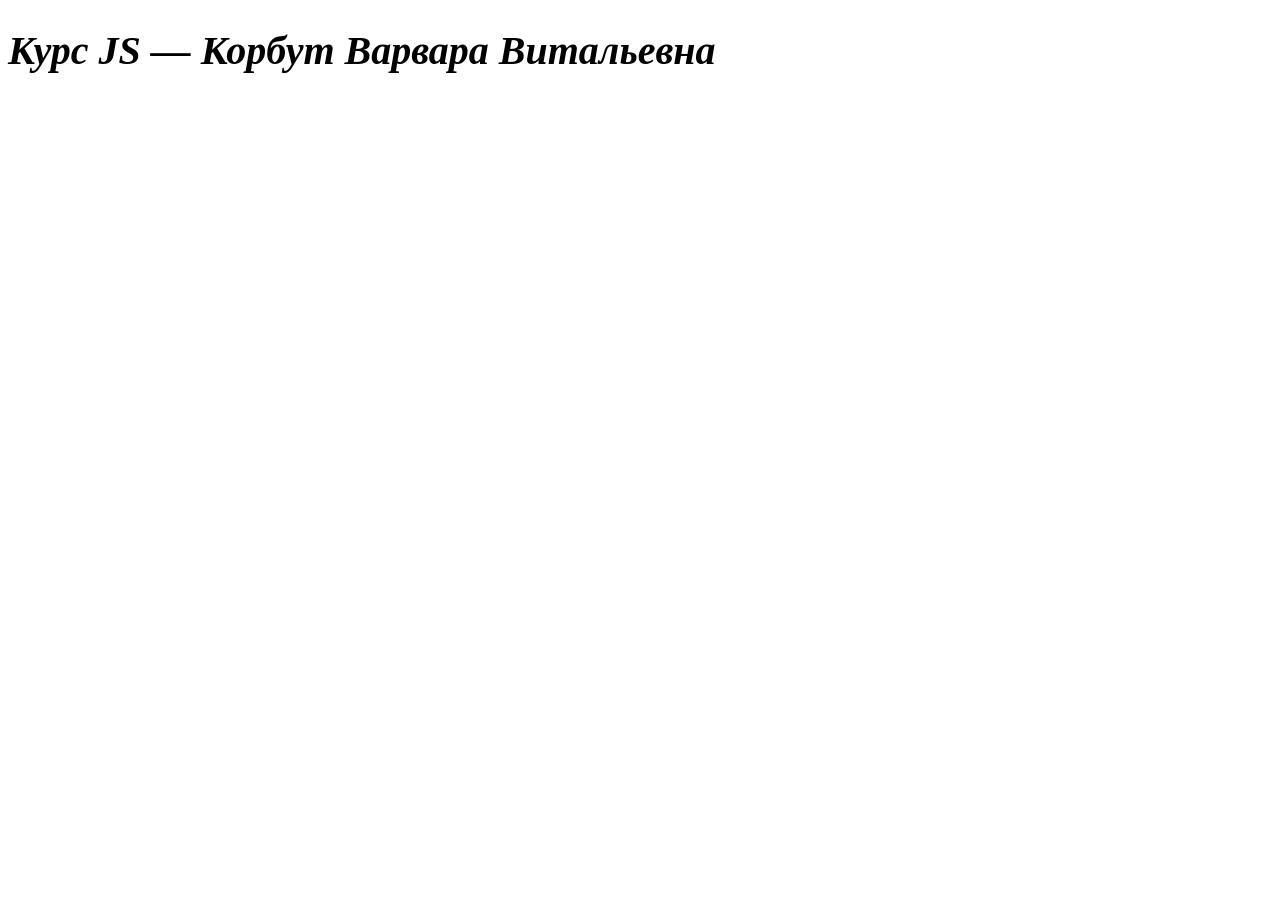
<file: task0/index.html>
<!DOCTYPE html>
<html lang="ru">
<head>
    <meta charset="UTF-8">
    <meta name="viewport" content="width=device-width, initial-scale=1.0">
    <title>Курс JS</title>
    <style>
        h1{
            font-family: 'Georgia', serif;
            font-size: 2.5rem;
            font-style: italic;
        }
    </style>
</head>
<body>
    <h1>Курс JS — Корбут Варвара Витальевна</h1>
</body>
</html>
</file>
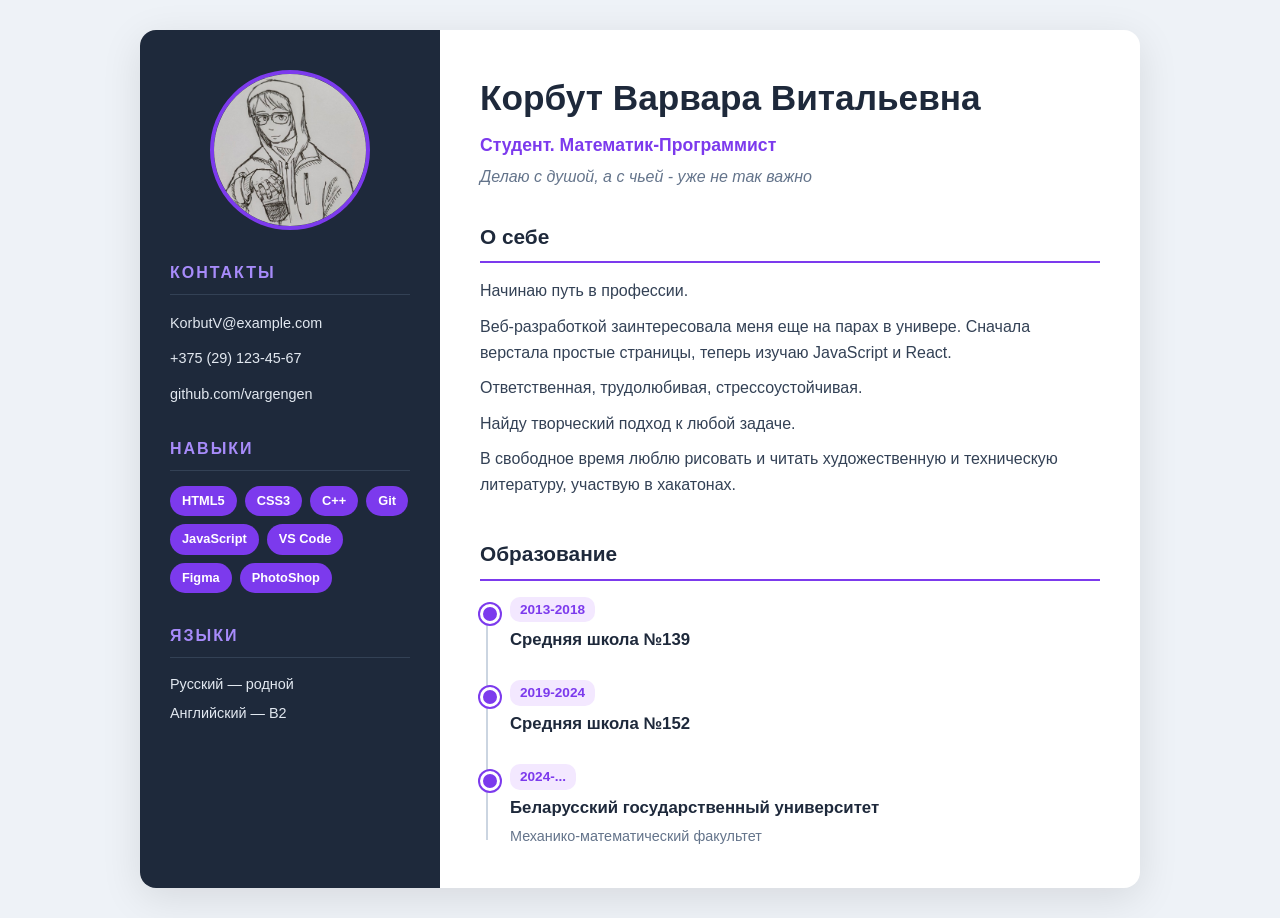
<file: task1/index.html>
<!DOCTYPE html>
<html lang="ru">
<head>
    <meta charset="UTF-8">
    <meta name="viewport" content="width=device-width, initial-scale=1.0">
    <title>Резюме — Корбут Варвары Витальевны</title>
    <link rel="stylesheet" href="style.css">
</head>
<body>

    <div class="resume">

        <!-- ЛЕВАЯ КОЛОНКА -->
        <aside class="sidebar">
            <a href="#full-photo" class="avatar-link">
                <img src="avatar1.jpg" alt="Фото Корбут Варвары" class="avatar">
            </a>

            <section class="sidebar-block">
                <h2>Контакты</h2>
                <ul class="contacts">
                    <li><a href="mailto:KorbutV@example.com">KorbutV@example.com</a></li>
                    <li><a href="tel:+375291234567">+375 (29) 123-45-67</a></li>
                    <li><a href="https://github.com/vargengen" target="_blank">github.com/vargengen</a></li>
                </ul>
            </section>

            <section class="sidebar-block">
                <h2>Навыки</h2>
                <div class="skills-list">
                    <span class="skill">HTML5</span>
                    <span class="skill">CSS3</span>
                    <span class="skill">C++</span>
                    <span class="skill">Git</span>
                    <span class="skill">JavaScript</span>
                    <span class="skill">VS Code</span>
                    <span class="skill">Figma</span>
                    <span class="skill">PhotoShop</span>
                </div>
            </section>

            <section class="sidebar-block">
                <h2>Языки</h2>
                <ul class="languages">
                    <li>Русский — родной</li>
                    <li>Английский — B2</li>
                </ul>
            </section>
        </aside>

        <!-- ПРАВАЯ КОЛОНКА -->
        <main class="main-content">

            <header class="header">
                <h1>Корбут Варвара Витальевна</h1>
                <p class="position">Студент. Математик-Программист</p>
                <p class="slogan">Делаю с душой, а с чьей - уже не так важно</p>
            </header>

            <section class="section" id="about">
                <h2>О себе</h2>
                <article>
                    <p>Начинаю путь в профессии.</p>
                    <p>Веб-разработкой заинтересовала меня еще на парах в универе. Сначала верстала простые страницы, теперь изучаю JavaScript и React.</p>
                    <p>Ответственная, трудолюбивая, стрессоустойчивая.</p>
                    <p>Найду творческий подход к любой задаче.</p>
                    <p>В свободное время люблю рисовать и читать художественную и техническую литературу, участвую в хакатонах.</p>
                </article>
            </section>

            <section class="section" id="education">
                <h2>Образование</h2>
                <ul class="timeline">
                    <li class="timeline-item">
                        <span class="timeline-date">2013-2018</span>
                        <h3>Средняя школа №139</h3>
                    </li>
                    <li class="timeline-item">
                        <span class="timeline-date">2019-2024</span>
                        <h3>Средняя школа №152</h3>
                    </li>
                    <li class="timeline-item">
                        <span class="timeline-date">2024-...</span>
                        <h3>Беларусский государственный университет</h3>
                        <p>Механико-математический факультет</p>
                    </li>
                </ul>
            </section>

        </main>

    </div>
    <div id="full-photo" class="lightbox">
        <a href="#" class="lightbox-close" aria-label="Закрыть">✕</a>
        <img src="avatar1.jpg" alt="Фото Корбут Варвары в полном размере">
    </div>
</body>
</html>
</file>
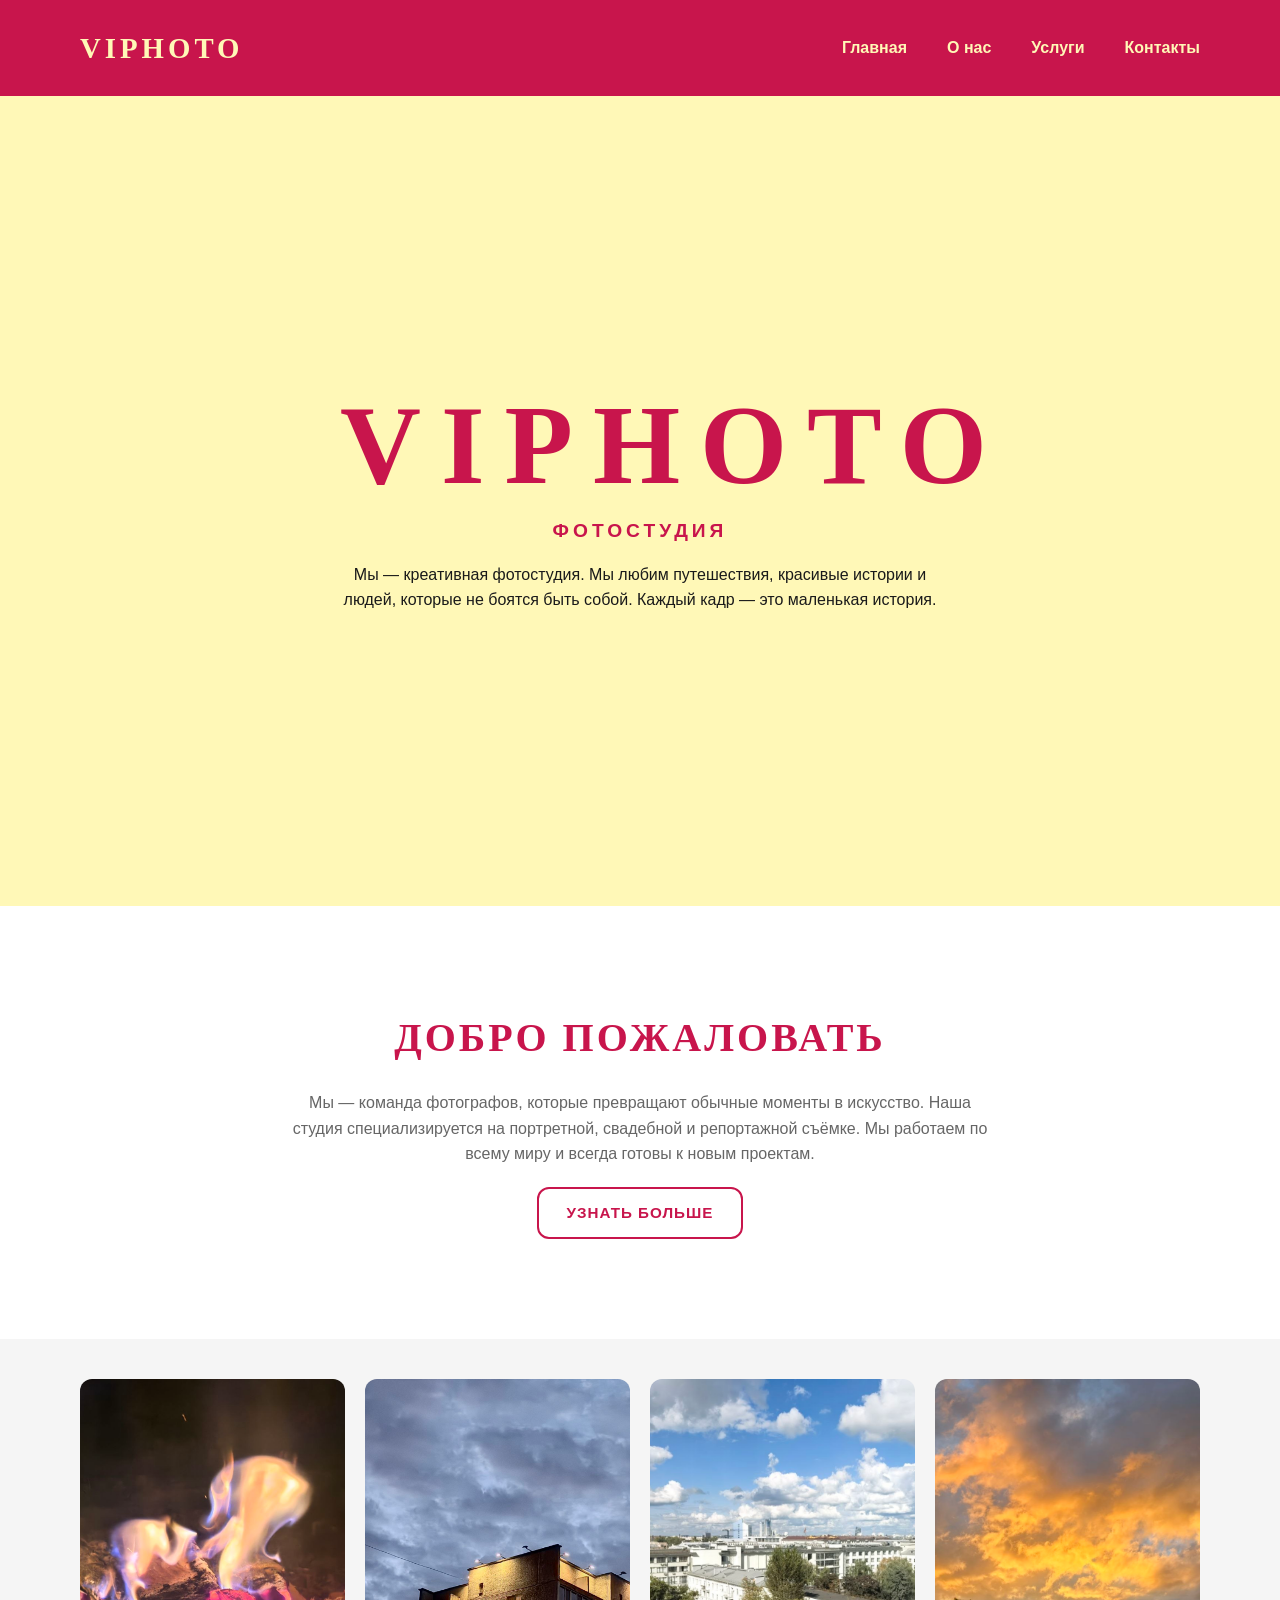
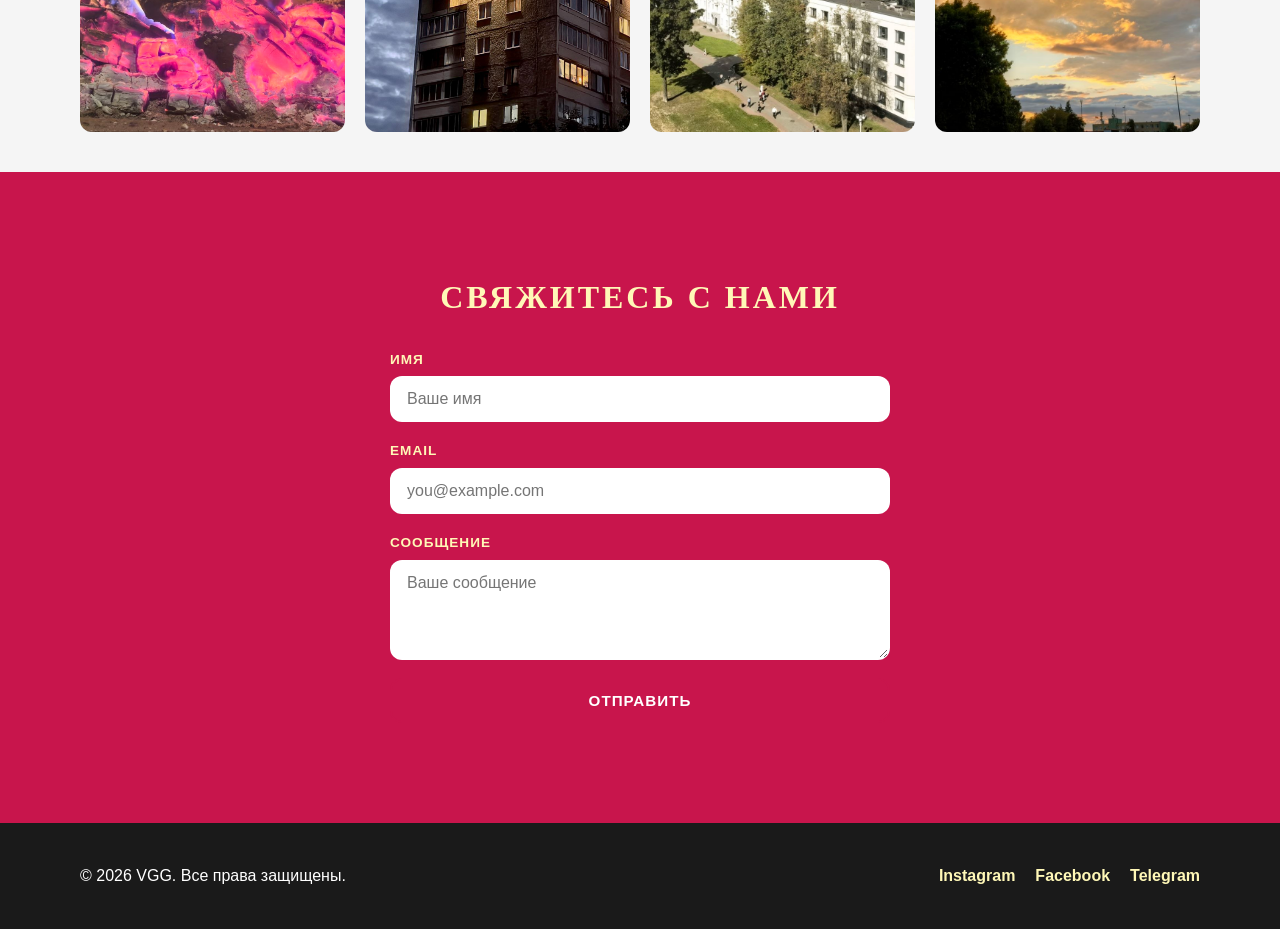
<file: task2/index.html>
<!DOCTYPE html>
<html lang="ru">
<head>
    <meta charset="UTF-8">
    <meta name="viewport" content="width=device-width, initial-scale=1.0">
    <title>VIPHOTO — Фотостудия</title>
    <link rel="stylesheet" href="style.css">
</head>
<body>

    <!-- ШАПКА -->
    <header class="header">
        <div class="logo">VIPHOTO</div>

        <input type="checkbox" id="menu-toggle" class="menu-toggle">
        <label for="menu-toggle" class="burger" aria-label="Меню">
            <span></span>
            <span></span>
            <span></span>
        </label>

        <nav class="nav">
            <a href="#hero">Главная</a>
            <a href="#about">О нас</a>
            <a href="#services">Услуги</a>
            <a href="#contacts">Контакты</a>
        </nav>
    </header>

    <!-- HERO -->
    <section class="hero" id="hero">
        <div class="hero-content">
            <h1>VIPHOTO</h1>
            <p class="hero-subtitle">ФОТОСТУДИЯ</p>
            <p class="hero-text">
                Мы — креативная фотостудия. Мы любим путешествия, красивые истории и людей,
                которые не боятся быть собой. Каждый кадр — это маленькая история.
            </p>
        </div>
    </section>

    <!-- WELCOME -->
    <section class="welcome" id="about">
        <h2>Добро пожаловать</h2>
        <p>
            Мы — команда фотографов, которые превращают обычные моменты в искусство.
            Наша студия специализируется на портретной, свадебной и репортажной съёмке.
            Мы работаем по всему миру и всегда готовы к новым проектам.
        </p>
        <a href="#services" class="btn">Узнать больше</a>
    </section>

    <!-- УСЛУГИ (4 карточки) -->
    <section class="services" id="services">
        <article class="card">
            <img src="atmosf.jpg" alt="Атмосфера">
            <div class="card-overlay">
                <h3>Атмосфера</h3>
            </div>
        </article>

        <article class="card">
            <img src="nast.jpg" alt="Ностальгия">
            <div class="card-overlay">
                <h3>Ностальгия</h3>
            </div>
        </article>

        <article class="card">
            <img src="high.jpg" alt="Высотная съемка">
            <div class="card-overlay">
                <h3>Высотная съемка</h3>
            </div>
        </article>

        <article class="card">
            <img src="sky.jpg" alt="Небо">
            <div class="card-overlay">
                <h3>Небо</h3>
            </div>
        </article>
    </section>

    <!-- ФОРМА ОБРАТНОЙ СВЯЗИ -->
    <section class="contact" id="contacts">
        <h2>Свяжитесь с нами</h2>
        <form class="contact-form">
            <label>
                <span>Имя</span>
                <input type="text" name="name" placeholder="Ваше имя" required>
            </label>
            <label>
                <span>Email</span>
                <input type="email" name="email" placeholder="you@example.com" required>
            </label>
            <label>
                <span>Сообщение</span>
                <textarea name="message" rows="4" placeholder="Ваше сообщение" required></textarea>
            </label>
            <button type="submit" class="btn btn-primary">Отправить</button>
        </form>
    </section>

    <!-- ФУТЕР -->
    <footer class="footer">
        <p>© 2026 VGG. Все права защищены.</p>
        <div class="socials">
            <a href="#">Instagram</a>
            <a href="#">Facebook</a>
            <a href="#">Telegram</a>
        </div>
    </footer>

</body>
</html>
</file>
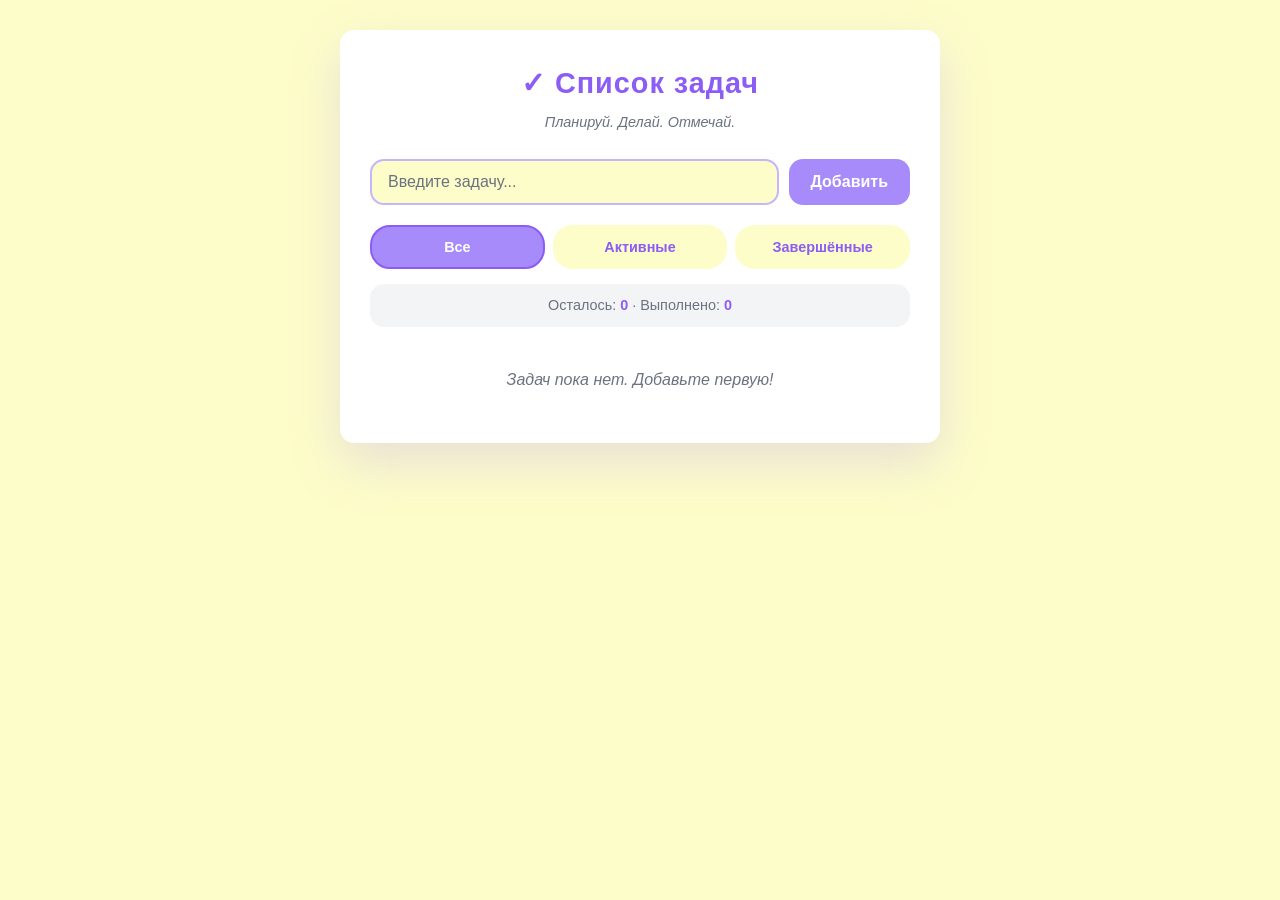
<file: task3/index.html>
<!DOCTYPE html>
<html lang="ru">
<head>
    <meta charset="UTF-8">
    <meta name="viewport" content="width=device-width, initial-scale=1.0">
    <title>Список задач — To-Do</title>
    <link rel="stylesheet" href="style.css">
</head>
<body>

    <div class="app">
        <header class="app-header">
            <h1>✓ Список задач</h1>
            <p class="app-subtitle">Планируй. Делай. Отмечай.</p>
        </header>

        <!-- Форма добавления -->
        <form class="add-form" id="add-form">
            <input
                type="text"
                id="task-input"
                class="add-input"
                placeholder="Введите задачу..."
                autocomplete="off"
            >
            <button type="submit" class="btn-add">Добавить</button>
        </form>

        <!-- Фильтры -->
        <div class="filters">
            <button class="filter-btn active" data-filter="all">Все</button>
            <button class="filter-btn" data-filter="active">Активные</button>
            <button class="filter-btn" data-filter="completed">Завершённые</button>
        </div>

        <!-- Счётчик -->
        <div class="counter">
            Осталось: <span id="count-active">0</span> ·
            Выполнено: <span id="count-completed">0</span>
        </div>

        <!-- Список задач (пустой, заполняется в JS) -->
        <ul class="task-list" id="task-list"></ul>

        <!-- Сообщение, если задач нет -->
        <p class="empty-message" id="empty-message">Задач пока нет. Добавьте первую!</p>
    </div>

    <script src="script.js" defer></script>
</body>
</html>
</file>
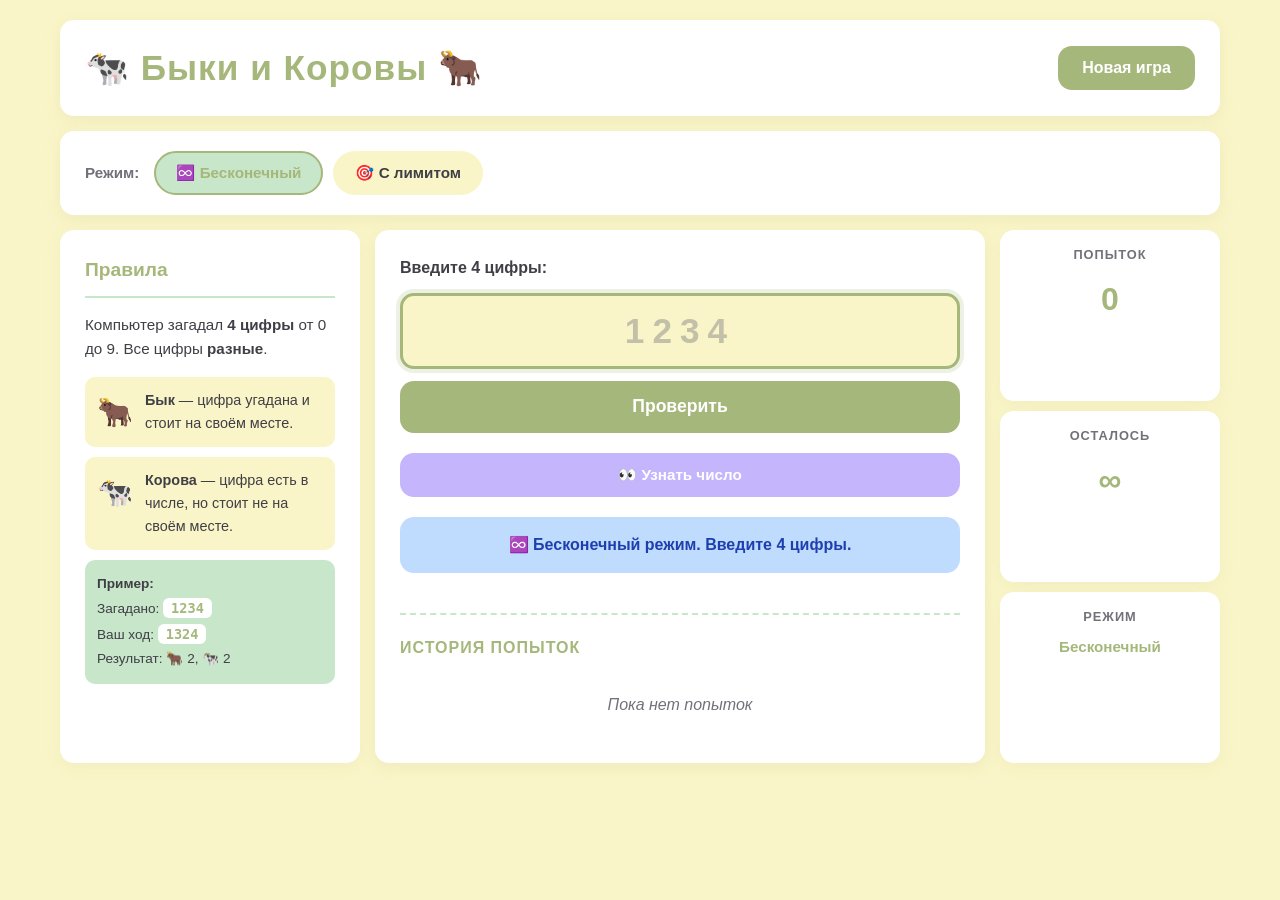
<file: task4/index.html>
<!DOCTYPE html>
<html lang="ru">
<head>
    <meta charset="UTF-8">
    <meta name="viewport" content="width=device-width, initial-scale=1.0">
    <title>Быки и Коровы</title>
    <link rel="stylesheet" href="style.css">
</head>
<body>

    <header class="header">
        <h1>🐄 Быки и Коровы 🐂</h1>
        <button class="btn-new-game" id="new-game">Новая игра</button>
    </header>

    <section class="controls">
        <div class="mode-switch">
            <span class="controls-label">Режим:</span>
            <button class="mode-btn active" data-mode="infinite">♾️ Бесконечный</button>
            <button class="mode-btn" data-mode="limited">🎯 С лимитом</button>
        </div>

        <div class="limit-switch hidden" id="limit-switch">
            <span class="controls-label">Количество попыток:</span>
            <button class="limit-btn" data-limit="12">🌿 12</button>
            <button class="limit-btn" data-limit="8">🌸 8</button>
            <button class="limit-btn active" data-limit="5">🔥 5</button>
            <button class="limit-btn" data-limit="3">💀 3</button>
        </div>
    </section>

    <main class="game-grid">

        <aside class="sidebar-left">
            <h2>Правила</h2>
            <p>Компьютер загадал <strong>4 цифры</strong> от 0 до 9. Все цифры <strong>разные</strong>.</p>

            <div class="rule">
                <span class="rule-icon">🐂</span>
                <div>
                    <strong>Бык</strong> — цифра угадана и стоит на своём месте.
                </div>
            </div>

            <div class="rule">
                <span class="rule-icon">🐄</span>
                <div>
                    <strong>Корова</strong> — цифра есть в числе, но стоит не на своём месте.
                </div>
            </div>

            <div class="rule example">
                <strong>Пример:</strong><br>
                Загадано: <code>1234</code><br>
                Ваш ход: <code>1324</code><br>
                Результат: 🐂 2, 🐄 2
            </div>
        </aside>

        <section class="game-center">
            <form class="guess-form" id="guess-form">
                <label for="guess-input" class="guess-label">Введите 4 цифры:</label>
                <input
                    type="text"
                    id="guess-input"
                    class="guess-input"
                    maxlength="4"
                    placeholder="1234"
                    inputmode="numeric"
                    autocomplete="off"
                >
                <button type="submit" class="btn-check">Проверить</button>
            </form>

            <button class="btn-reveal hidden" id="reveal-btn">👀 Узнать число</button>

            <div class="message" id="message"></div>

            <div class="history-inline">
                <h3>История попыток</h3>
                <ul class="history-list" id="history-list"></ul>
                <p class="history-empty" id="history-empty">Пока нет попыток</p>
            </div>
        </section>

        <aside class="sidebar-right">
            <div class="stat-card">
                <h2>Попыток</h2>
                <p class="stat-value" id="attempts-count">0</p>
            </div>

            <div class="stat-card">
                <h2>Осталось</h2>
                <p class="stat-value" id="attempts-left">∞</p>
            </div>

            <div class="stat-card">
                <h2>Режим</h2>
                <p class="stat-mode" id="current-mode">Бесконечный</p>
            </div>
        </aside>

    </main>

    <div class="modal hidden" id="modal">
        <div class="modal-content">
            <div class="modal-icon" id="modal-icon">🎉</div>
            <h2 class="modal-title" id="modal-title">Победа!</h2>
            <p class="modal-text" id="modal-text"></p>
            <button class="btn-new-game" id="modal-new-game">Новая игра</button>
        </div>
    </div>

    <script src="script.js" defer></script>
</body>
</html>
</file>
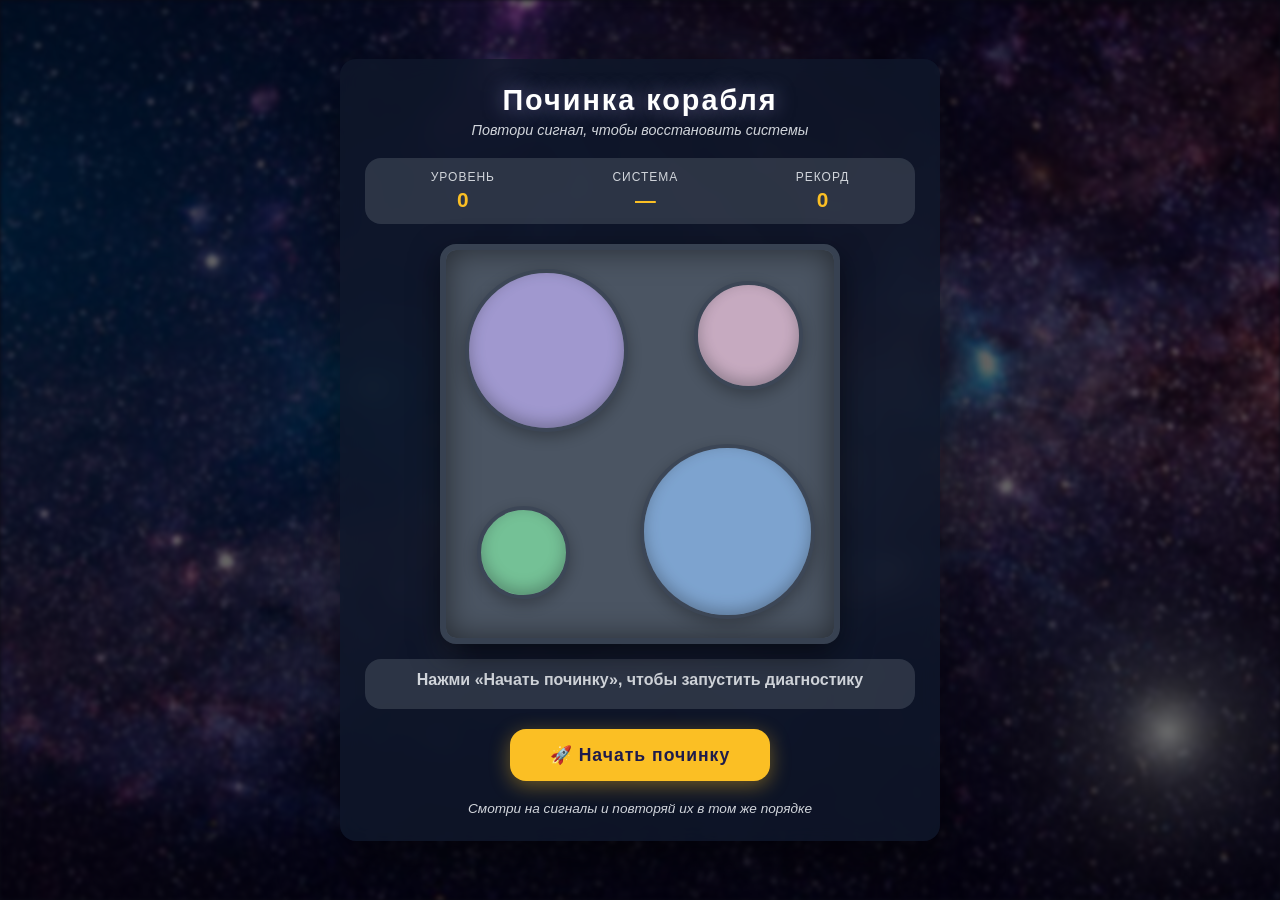
<file: task5/index.html>
<!DOCTYPE html>
<html lang="ru">
<head>
    <meta charset="UTF-8">
    <meta name="viewport" content="width=device-width, initial-scale=1.0">
    <title>Починка корабля</title>
    <link rel="stylesheet" href="style.css">
</head>
<body>

    <div class="game-wrapper">

        <header class="game-header">
            <h1>Починка корабля</h1>
            <p class="subtitle">Повтори сигнал, чтобы восстановить системы</p>
        </header>

        <div class="status-bar">
            <div class="status-item">
                <span class="status-label">Уровень</span>
                <span class="status-value" id="level">0</span>
            </div>
            <div class="status-item">
                <span class="status-label">Система</span>
                <span class="status-value" id="system">—</span>
            </div>
            <div class="status-item">
                <span class="status-label">Рекорд</span>
                <span class="status-value" id="best">0</span>
            </div>
        </div>

        <div class="game-board" id="game-board">

            <div class="board-panel">

                <button class="btn-simon btn-0" data-index="0" aria-label="Модуль 1"></button>

                <button class="btn-simon btn-1" data-index="1" aria-label="Модуль 2"></button>

                <button class="btn-simon btn-2" data-index="2" aria-label="Модуль 3"></button>

                <button class="btn-simon btn-3" data-index="3" aria-label="Модуль 4"></button>

            </div>

            <div class="game-message" id="message">
                Нажми «Начать починку», чтобы запустить диагностику
            </div>

        </div>

        <div class="controls">
            <button class="btn-start" id="start-btn">🚀 Начать починку</button>
        </div>


        <footer class="game-footer">
            <p>Смотри на сигналы и повторяй их в том же порядке</p>
        </footer>

    </div>


    <div class="modal hidden" id="modal">
        <div class="modal-content">
            <div class="modal-icon" id="modal-icon">💥</div>
            <h2 class="modal-title" id="modal-title">Корабль сломался</h2>
            <p class="modal-text" id="modal-text"></p>
            <button class="btn-start" id="modal-restart">Попробовать снова</button>
        </div>
    </div>

    <script src="model.js" defer></script>
    <script src="view.js" defer></script>
    <script src="controller.js" defer></script>
</body>
</html>
</file>
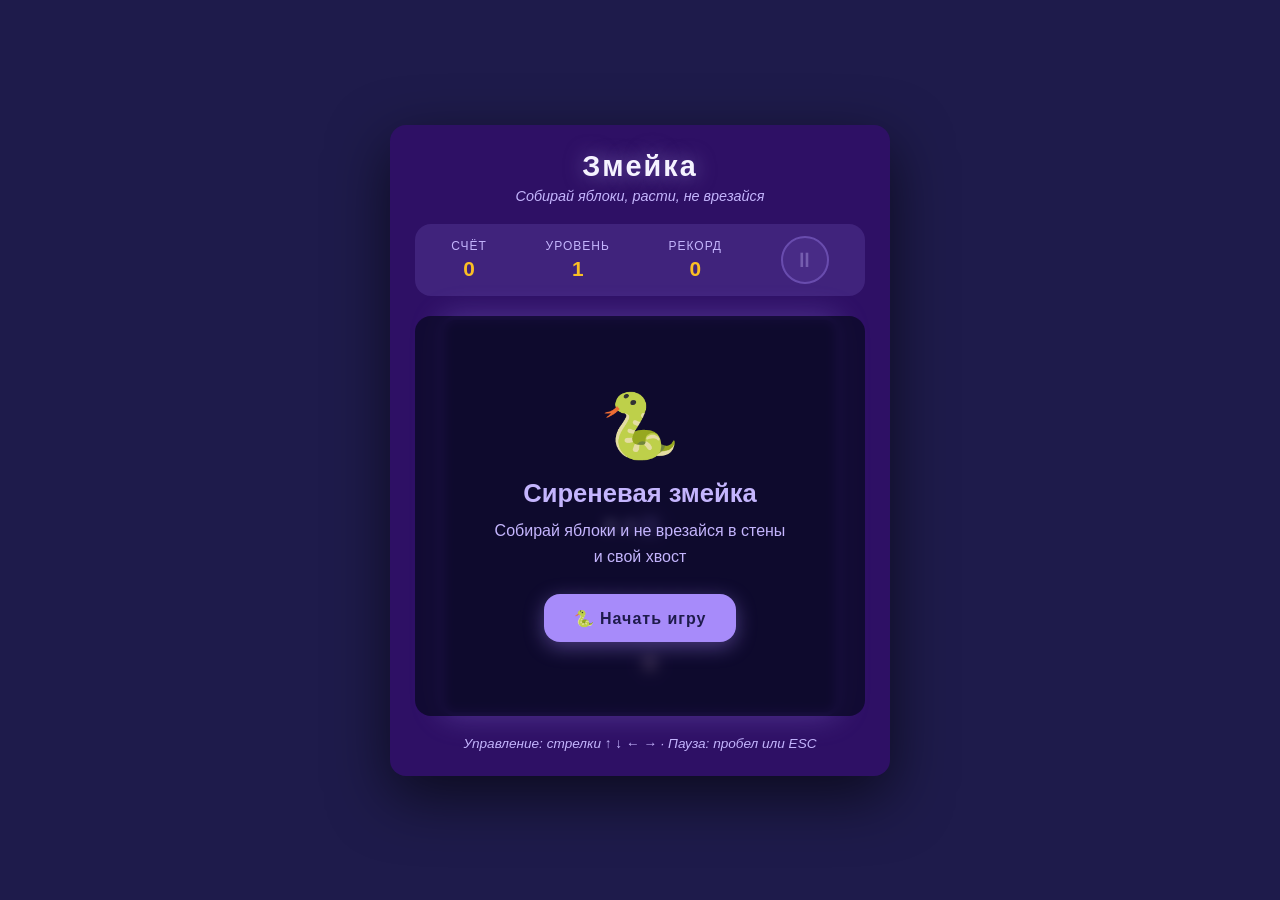
<file: task6/index.html>
<!DOCTYPE html>
<html lang="ru">
<head>
    <meta charset="UTF-8">
    <meta name="viewport" content="width=device-width, initial-scale=1.0">
    <title>Змейка</title>
    <link rel="stylesheet" href="style.css">
</head>
<body>

    <div class="game-wrapper">

        <header class="game-header">
            <h1>Змейка</h1>
            <p class="subtitle">Собирай яблоки, расти, не врезайся</p>
        </header>

        <div class="status-bar">
            <div class="status-item">
                <span class="status-label">Счёт</span>
                <span class="status-value" id="score">0</span>
            </div>
            <div class="status-item">
                <span class="status-label">Уровень</span>
                <span class="status-value" id="level">1</span>
            </div>
            <div class="status-item">
                <span class="status-label">Рекорд</span>
                <span class="status-value" id="best">0</span>
            </div>
            <button class="btn-pause" id="pause-btn" title="Пауза (Пробел)" disabled>⏸</button>
        </div>

        <div class="game-board">
            <canvas id="canvas" width="400" height="400"></canvas>

            <div class="overlay" id="overlay">
                <div class="overlay-content">
                    <div class="overlay-icon" id="overlay-icon">🐍</div>
                    <h2 class="overlay-title" id="overlay-title">Сиреневая змейка</h2>
                    <p class="overlay-text" id="overlay-text">Собирай яблоки и не врезайся в стены и свой хвост</p>
                    <button class="btn-restart" id="restart-btn">🐍 Начать игру</button>
                </div>
            </div>
        </div>

        <footer class="game-footer">
            <p>Управление: стрелки ↑ ↓ ← → · Пауза: пробел или ESC</p>
        </footer>

    </div>

    <script src="model.js" defer></script>
    <script src="view.js" defer></script>
    <script src="controller.js" defer></script>
</body>
</html>
</file>
<file: task1/style.css>
/* ===== ГЛОБАЛЬНЫЕ СТИЛИ ===== */
* {
    box-sizing: border-box;
    margin: 0;
    padding: 0;
}

body {
    font-family: 'Segoe UI', Arial, sans-serif;
    background: #eef2f7;
    color: #222;
    line-height: 1.6;
    padding: 30px;
    display: flex;
    justify-content: center;
}

/* ===== КОНТЕЙНЕР РЕЗЮМЕ (ДВЕ КОЛОНКИ) ===== */
.resume {
    display: flex;
    gap: 0;
    max-width: 1000px;
    width: 100%;
    background: white;
    border-radius: 16px;
    overflow: hidden;
    box-shadow: 0 10px 40px rgba(0, 0, 0, 0.1);
}

/* ===== ЛЕВАЯ КОЛОНКА ===== */
.sidebar {
    display: flex;
    flex-direction: column;
    gap: 30px;
    background: #1e293b;
    color: #e2e8f0;
    padding: 40px 30px;
    flex: 0 0 300px; 
}

.avatar-link {
    display: flex;
    justify-content: center;
    text-decoration: none;
}

.avatar {
    width: 160px;
    height: 160px;
    border-radius: 50%;
    object-fit: cover;
    border: 4px solid #7c3aed;
    cursor: pointer;
    transition: transform 0.3s, border-color 0.3s;
    /* align-self: center; ← это можно убрать, оно не нужно */
}

.avatar:hover {
    transform: scale(1.05);
    border-color: #a78bfa;
}

.sidebar-block h2 {
    font-size: 1rem;
    text-transform: uppercase;
    letter-spacing: 2px;
    color: #a78bfa;
    margin-bottom: 15px;
    border-bottom: 1px solid #334155;
    padding-bottom: 8px;
}

/* Контакты */
.contacts {
    list-style: none;
    display: flex;
    flex-direction: column;
    gap: 10px;
}

.contacts a {
    color: #e2e8f0;
    text-decoration: none;
    font-size: 0.9rem;
    transition: color 0.3s;
}

.contacts a:hover {
    color: #a78bfa;
    text-decoration: underline;
}

/* Навыки */
.skills-list {
    display: flex;
    flex-wrap: wrap;
    gap: 8px;
}

.skill {
    background: #7c3aed;
    color: white;
    padding: 5px 12px;
    border-radius: 20px;
    font-size: 0.8rem;
    font-weight: 600;
}

/* Языки */
.languages {
    list-style: none;
    display: flex;
    flex-direction: column;
    gap: 6px;
    font-size: 0.9rem;
}

/* ===== ПРАВАЯ КОЛОНКА ===== */
.main-content {
    display: flex;
    flex-direction: column;
    gap: 30px;
    padding: 40px;
    flex: 1;
}

.header h1 {
    font-size: 2.2rem;
    color: #1e293b;
    margin-bottom: 5px;
}

.position {
    font-size: 1.1rem;
    color: #7c3aed;
    font-weight: 600;
    margin-bottom: 5px;
}

.slogan {
    font-style: italic;
    color: #64748b;
}

.section h2 {
    font-size: 1.3rem;
    color: #1e293b;
    margin-bottom: 15px;
    padding-bottom: 8px;
    border-bottom: 2px solid #7c3aed;
}

.section article p {
    margin-bottom: 10px;
    color: #334155;
}

/* ===== ТАЙМЛАЙН (ОБРАЗОВАНИЕ) ===== */
.timeline {
    list-style: none;
    position: relative;
    padding-left: 30px;
}

/* Вертикальная линия */
.timeline::before {
    content: '';
    position: absolute;
    left: 6px;
    top: 8px;
    bottom: 8px;
    width: 2px;
    background: #cbd5e1;
}

.timeline-item {
    position: relative;
    margin-bottom: 25px;
}

.timeline-item:last-child {
    margin-bottom: 0;
}

/* Точка на линии */
.timeline-item::before {
    content: '';
    position: absolute;
    left: -30px;
    top: 8px;
    width: 14px;
    height: 14px;
    border-radius: 50%;
    background: #7c3aed;
    border: 3px solid white;
    box-shadow: 0 0 0 2px #7c3aed;
}

.timeline-date {
    display: inline-block;
    font-size: 0.85rem;
    font-weight: 700;
    color: #7c3aed;
    background: #f3e8ff;
    padding: 2px 10px;
    border-radius: 10px;
    margin-bottom: 5px;
}

.timeline-item h3 {
    font-size: 1.05rem;
    color: #1e293b;
    margin-bottom: 3px;
}

.timeline-item p {
    font-size: 0.9rem;
    color: #64748b;
}

.lightbox {
    display: none;
    position: fixed;
    top: 0;
    left: 0;
    width: 100%;
    height: 100%;
    background: rgba(0, 0, 0, 0.9);
    justify-content: center;
    align-items: center;
    z-index: 1000;
    padding: 20px;
}

.lightbox:target {
    display: flex;
}

.lightbox img {
    max-width: 90%;
    max-height: 90%;
    border-radius: 12px;
    box-shadow: 0 0 40px rgba(255, 255, 255, 0.2);
}

.lightbox-close {
    position: absolute;
    top: 20px;
    right: 30px;
    color: white;
    font-size: 2rem;
    text-decoration: none;
    line-height: 1;
    transition: color 0.3s, transform 0.3s;
}

.lightbox-close:hover {
    color: #a78bfa;
    transform: scale(1.2);
}
</file>
<file: task2/style.css>
/* ===== ПЕРЕМЕННЫЕ ===== */
:root {
    --color-primary: #C8154C;    /* малиновый */
    --color-secondary: #FFF8B7;  /* лимонный */
    --color-dark: #1a1a1a;
    --color-light: #ffffff;
    --color-gray: #666666;
    --color-gray-light: #f5f5f5;

    --font-main: 'Segoe UI', Arial, sans-serif;
    --font-display: 'Georgia', serif;

    --radius: 12px;
    --transition: 0.3s ease;
}

/* ===== ГЛОБАЛЬНО ===== */
* {
    box-sizing: border-box;
    margin: 0;
    padding: 0;
}

html {
    scroll-behavior: smooth;
}

body {
    font-family: var(--font-main);
    color: var(--color-dark);
    background: var(--color-light);
    line-height: 1.6;
    overflow-x: hidden;
}

img {
    max-width: 100%;
    display: block;
}

a {
    text-decoration: none;
    color: inherit;
}

/* ===== КНОПКИ ===== */
.btn {
    display: inline-flex;
    align-items: center;
    justify-content: center;
    min-height: 44px;
    padding: 12px 28px;
    background: transparent;
    color: var(--color-primary);
    border: 2px solid var(--color-primary);
    border-radius: var(--radius);
    font-size: 0.95rem;
    font-weight: 600;
    text-transform: uppercase;
    letter-spacing: 1px;
    cursor: pointer;
    transition: background var(--transition), color var(--transition), transform var(--transition);
}

.btn:hover,
.btn:focus {
    background: var(--color-primary);
    color: var(--color-light);
    transform: scale(1.03);
    outline: none;
}

.btn-primary {
    background: var(--color-primary);
    color: var(--color-light);
}

.btn-primary:hover,
.btn-primary:focus {
    background: var(--color-dark);
    border-color: var(--color-dark);
}

/* ===== ШАПКА ===== */
.header {
    display: flex;
    align-items: center;
    justify-content: space-between;
    padding: 15px 20px;
    background: var(--color-primary);
    color: var(--color-light);
    position: relative;
}

.logo {
    font-family: var(--font-display);
    font-size: 1.5rem;
    font-weight: 700;
    letter-spacing: 4px;
    color: var(--color-secondary);
}

/* Гамбургер */
.menu-toggle {
    display: none;
}

.burger {
    display: flex;
    flex-direction: column;
    justify-content: space-between;
    width: 30px;
    height: 22px;
    cursor: pointer;
}

.burger span {
    display: block;
    height: 3px;
    background: var(--color-secondary);
    border-radius: 2px;
    transition: transform var(--transition), opacity var(--transition);
}

/* Навигация — мобильная (скрыта) */
.nav {
    display: none;
    position: absolute;
    top: 100%;
    left: 0;
    width: 100%;
    flex-direction: column;
    background: var(--color-primary);
    padding: 20px;
    gap: 15px;
    z-index: 100;
}

.menu-toggle:checked ~ .nav {
    display: flex;
}

.nav a {
    color: var(--color-secondary);
    font-weight: 600;
    padding: 8px 0;
    transition: color var(--transition);
}

.nav a:hover,
.nav a:focus {
    color: var(--color-light);
}

/* ===== HERO ===== */
.hero {
    display: flex;
    align-items: center;
    justify-content: center;
    min-height: 70vh;
    padding: 60px 20px;
    background: var(--color-secondary);
    color: var(--color-primary);
    text-align: center;
}

.hero-content {
    display: flex;
    flex-direction: column;
    gap: 15px;
    max-width: 600px;
}

.hero h1 {
    font-family: var(--font-display);
    font-size: 3rem;
    letter-spacing: 6px;
    line-height: 1;
}

.hero-subtitle {
    font-size: 1rem;
    font-weight: 700;
    letter-spacing: 4px;
    text-transform: uppercase;
}

.hero-text {
    font-size: 1rem;
    color: var(--color-dark);
}

/* ===== WELCOME ===== */
.welcome {
    display: flex;
    flex-direction: column;
    align-items: center;
    gap: 20px;
    padding: 60px 20px;
    text-align: center;
    background: var(--color-light);
}

.welcome h2 {
    font-family: var(--font-display);
    font-size: 2rem;
    color: var(--color-primary);
    letter-spacing: 3px;
    text-transform: uppercase;
}

.welcome p {
    max-width: 700px;
    color: var(--color-gray);
}

/* ===== УСЛУГИ (карточки) ===== */
.services {
    display: grid;
    grid-template-columns: 1fr;
    gap: 15px;
    padding: 20px;
    background: var(--color-gray-light);
}

.card {
    position: relative;
    overflow: hidden;
    border-radius: var(--radius);
    min-height: 220px;
    cursor: pointer;
    transition: transform var(--transition);
}

.card:hover {
    transform: scale(1.02);
}

.card img {
    width: 100%;
    height: 100%;
    object-fit: cover;
    transition: transform 0.5s ease;
}

.card:hover img {
    transform: scale(1.1);
}

.card-overlay {
    position: absolute;
    inset: 0;
    display: flex;
    align-items: center;
    justify-content: center;
    background: rgba(200, 21, 76, 0.7); /* малиновый с прозрачностью */
    opacity: 0;
    transition: opacity var(--transition);
}

.card:hover .card-overlay,
.card:focus-within .card-overlay {
    opacity: 1;
}

.card-overlay h3 {
    color: var(--color-secondary);
    font-family: var(--font-display);
    font-size: 1.3rem;
    letter-spacing: 2px;
    text-transform: uppercase;
    text-align: center;
    padding: 0 15px;
}

/* ===== ФОРМА ===== */
.contact {
    display: flex;
    flex-direction: column;
    align-items: center;
    gap: 25px;
    padding: 60px 20px;
    background: var(--color-primary);
    color: var(--color-light);
}

.contact h2 {
    font-family: var(--font-display);
    font-size: 2rem;
    color: var(--color-secondary);
    letter-spacing: 3px;
    text-transform: uppercase;
}

.contact-form {
    display: flex;
    flex-direction: column;
    gap: 18px;
    width: 100%;
    max-width: 500px;
}

.contact-form label {
    display: flex;
    flex-direction: column;
    gap: 6px;
}

.contact-form span {
    font-size: 0.85rem;
    font-weight: 600;
    letter-spacing: 1px;
    text-transform: uppercase;
    color: var(--color-secondary);
}

.contact-form input,
.contact-form textarea {
    min-height: 44px;
    padding: 12px 15px;
    border: 2px solid transparent;
    border-radius: var(--radius);
    background: var(--color-light);
    color: var(--color-dark);
    font-family: inherit;
    font-size: 1rem;
    transition: border-color var(--transition), box-shadow var(--transition);
}

.contact-form input:focus,
.contact-form textarea:focus {
    border-color: var(--color-secondary);
    box-shadow: 0 0 0 3px rgba(255, 248, 183, 0.3);
    outline: none;
}

.contact-form textarea {
    resize: vertical;
    min-height: 100px;
}

/* ===== ФУТЕР ===== */
.footer {
    display: flex;
    flex-direction: column;
    align-items: center;
    gap: 15px;
    padding: 30px 20px;
    background: var(--color-dark);
    color: var(--color-light);
    text-align: center;
}

.socials {
    display: flex;
    flex-wrap: wrap;
    justify-content: center;
    gap: 20px;
}

.socials a {
    color: var(--color-secondary);
    font-weight: 600;
    transition: color var(--transition);
}

.socials a:hover,
.socials a:focus {
    color: var(--color-primary);
}

/* ============================================
   ПЛАНШЕТ: от 768px
   ============================================ */
@media (min-width: 768px) {

    .header {
        padding: 20px 40px;
    }

    /* Скрываем гамбургер, показываем обычное меню */
    .burger {
        display: none;
    }

    .nav {
        display: flex;
        position: static;
        flex-direction: row;
        width: auto;
        background: transparent;
        padding: 0;
        gap: 30px;
    }

    .nav a {
        padding: 0;
    }

    .hero {
        min-height: 80vh;
        padding: 100px 40px;
    }

    .hero h1 {
        font-size: 5rem;
        letter-spacing: 12px;
    }

    .hero-subtitle {
        font-size: 1.2rem;
    }

    .welcome {
        padding: 80px 40px;
    }

    /* Карточки: 2 колонки */
    .services {
        grid-template-columns: repeat(2, 1fr);
        gap: 20px;
        padding: 30px 40px;
    }

    .contact {
        padding: 80px 40px;
    }

    .footer {
        flex-direction: row;
        justify-content: space-between;
        padding: 30px 40px;
        text-align: left;
    }
}

/* ============================================
   ДЕСКТОП: от 1200px
   ============================================ */
@media (min-width: 1200px) {

    .header {
        padding: 25px 80px;
    }

    .logo {
        font-size: 1.8rem;
    }

    .nav {
        gap: 40px;
    }

    .hero {
        min-height: 90vh;
    }

    .hero h1 {
        font-size: 7rem;
        letter-spacing: 20px;
    }

    /* Карточки: 4 колонки */
    .services {
        grid-template-columns: repeat(4, 1fr);
        gap: 20px;
        padding: 40px 80px;
    }

    .welcome {
        padding: 100px 80px;
    }

    .welcome h2 {
        font-size: 2.5rem;
    }

    .contact {
        padding: 100px 80px;
    }

    .footer {
        padding: 40px 80px;
    }
}
</file>
<file: task3/style.css>
/* ===== ПЕРЕМЕННЫЕ (ПАЛИТРА) ===== */
:root {
    --lemon: #FDFDC9;         /* лимонный — фон */
    --lemon-dark: #F5F5A8;    /* лимонный тёмнее — hover */
    --purple: #A78BFA;        /* фиолетовый — акцент */
    --purple-dark: #8B5CF6;   /* фиолетовый тёмнее — hover */
    --purple-light: #C4B5FD;  /* светло-фиолетовый */
    --white: #FFFFFF;
    --dark: #1E1B4B;
    --gray: #6B7280;
    --gray-light: #F3F4F6;
    --red: #EF4444;
    --green: #10B981;

    --radius: 14px;
    --transition: 0.3s ease;
}

/* ===== ГЛОБАЛЬНО ===== */
* {
    box-sizing: border-box;
    margin: 0;
    padding: 0;
}

body {
    font-family: 'Segoe UI', Arial, sans-serif;
    background: var(--lemon);
    color: var(--dark);
    line-height: 1.6;
    min-height: 100vh;
    padding: 30px 15px;
    display: flex;
    justify-content: center;
    align-items: flex-start;
}

/* контейнер приложения*/
.app {
    width: 100%;
    max-width: 600px;
    background: var(--white);
    border-radius: var(--radius);
    box-shadow: 0 20px 50px rgba(167, 139, 250, 0.25);
    padding: 30px;
}

/* шапка*/
.app-header {
    text-align: center;
    margin-bottom: 25px;
}

.app-header h1 {
    font-size: 1.8rem;
    color: var(--purple-dark);
    letter-spacing: 1px;
    margin-bottom: 5px;
}

.app-subtitle {
    color: var(--gray);
    font-size: 0.9rem;
    font-style: italic;
}

/* =форма добавления */
.add-form {
    display: flex;
    gap: 10px;
    margin-bottom: 20px;
}

.add-input {
    flex: 1;
    min-height: 44px;
    padding: 12px 16px;
    font-size: 1rem;
    font-family: inherit;
    border: 2px solid var(--purple-light);
    border-radius: var(--radius);
    background: var(--lemon);
    color: var(--dark);
    transition: border-color var(--transition), box-shadow var(--transition);
}

.add-input::placeholder {
    color: var(--gray);
}

.add-input:focus {
    outline: none;
    border-color: var(--purple);
    box-shadow: 0 0 0 4px rgba(167, 139, 250, 0.2);
}

.btn-add {
    min-height: 44px;
    padding: 12px 22px;
    font-size: 1rem;
    font-weight: 600;
    font-family: inherit;
    color: var(--white);
    background: var(--purple);
    border: none;
    border-radius: var(--radius);
    cursor: pointer;
    transition: background var(--transition), transform var(--transition);
}

.btn-add:hover {
    background: var(--purple-dark);
    transform: scale(1.05);
}

.btn-add:active {
    transform: scale(0.98);
}

/*фильтр */
.filters {
    display: flex;
    flex-wrap: wrap;
    gap: 8px;
    margin-bottom: 15px;
}

.filter-btn {
    flex: 1;
    min-height: 44px;
    padding: 10px 16px;
    font-size: 0.9rem;
    font-weight: 600;
    font-family: inherit;
    color: var(--purple-dark);
    background: var(--lemon);
    border: 2px solid transparent;
    border-radius: 20px;
    cursor: pointer;
    transition: background var(--transition), color var(--transition), border-color var(--transition);
}

.filter-btn:hover {
    background: var(--lemon-dark);
}

.filter-btn.active {
    background: var(--purple);
    color: var(--white);
    border-color: var(--purple-dark);
}

/*счетчик*/
.counter {
    text-align: center;
    font-size: 0.9rem;
    color: var(--gray);
    background: var(--gray-light);
    padding: 10px;
    border-radius: var(--radius);
    margin-bottom: 20px;
}

.counter span {
    font-weight: 700;
    color: var(--purple-dark);
}

/*список задач*/
.task-list {
    list-style: none;
    display: flex;
    flex-direction: column;
    gap: 10px;
}

/* Карточка задачи */
.task-item {
    display: flex;
    align-items: center;
    gap: 12px;
    padding: 14px 16px;
    background: var(--lemon);
    border-left: 4px solid var(--purple);
    border-radius: var(--radius);
    transition: transform var(--transition), box-shadow var(--transition), opacity var(--transition);
}

.task-item:hover {
    transform: translateX(5px);
    box-shadow: 0 4px 12px rgba(167, 139, 250, 0.2);
}

/* Выполненная задача */
.task-item.completed {
    text-decoration: line-through;
    opacity: 0.6;
    border-left-color: var(--green);
}

.task-item.completed .task-text {
    color: var(--gray);
}

/* Чекбокс */
.task-checkbox {
    width: 20px;
    height: 20px;
    accent-color: var(--purple);
    cursor: pointer;
    flex-shrink: 0;
}

/* Текст задачи */
.task-text {
    flex: 1;
    font-size: 1rem;
    color: var(--dark);
    word-break: break-word;
}

/* Кнопка удаления */
.btn-delete {
    width: 32px;
    height: 32px;
    display: flex;
    align-items: center;
    justify-content: center;
    background: transparent;
    color: var(--red);
    border: none;
    border-radius: 50%;
    font-size: 1.2rem;
    font-weight: 700;
    cursor: pointer;
    flex-shrink: 0;
    transition: background var(--transition), color var(--transition), transform var(--transition);
}

.btn-delete:hover {
    background: var(--red);
    color: var(--white);
    transform: rotate(90deg);
}

/* пустое сообщение */
.empty-message {
    text-align: center;
    color: var(--gray);
    font-style: italic;
    padding: 20px;
    display: none;
}

.empty-message.visible {
    display: block;
}
</file>
<file: task4/style.css>
:root {
    --cream: #FAF5C8;         
    --green-light: #C8E6C9;   
    --green-dark: #A5B77A;    
    --pink: #F8C8DC;          
    --purple: #C4B5FD;        
    --blue: #BFDBFE;          
    --white: #FFFFFF;
    --text: #3F3F46;
    --text-light: #71717A;
    --red: #FCA5A5;

    --radius: 14px;
    --transition: 0.3s ease;
}

* {
    box-sizing: border-box;
    margin: 0;
    padding: 0;
}

body {
    font-family: 'Segoe UI', Arial, sans-serif;
    background: var(--cream);
    color: var(--text);
    line-height: 1.6;
    min-height: 100vh;
    padding: 20px;
    display: flex;
    flex-direction: column;
    gap: 15px;
    max-width: 1200px;
    margin: 0 auto;
}

.header {
    display: flex;
    align-items: center;
    justify-content: space-between;
    gap: 20px;
    background: var(--white);
    padding: 20px 25px;
    border-radius: var(--radius);
    box-shadow: 0 4px 15px rgba(165, 183, 122, 0.15);
}

.header h1 {
    font-size: 1.8rem;
    color: var(--green-dark);
    letter-spacing: 1px;
}

.btn-new-game {
    min-height: 44px;
    padding: 12px 24px;
    font-size: 1rem;
    font-weight: 600;
    font-family: inherit;
    background: var(--green-dark);
    color: var(--white);
    border: none;
    border-radius: var(--radius);
    cursor: pointer;
    transition: background var(--transition), transform var(--transition);
}

.btn-new-game:hover {
    background: #8FA062;
    transform: scale(1.05);
}

.controls {
    display: flex;
    flex-direction: column;
    gap: 12px;
    background: var(--white);
    padding: 20px 25px;
    border-radius: var(--radius);
    box-shadow: 0 4px 15px rgba(165, 183, 122, 0.15);
}

.mode-switch,
.limit-switch {
    display: flex;
    flex-wrap: wrap;
    align-items: center;
    gap: 10px;
}

.controls-label {
    font-weight: 600;
    color: var(--text-light);
    font-size: 0.95rem;
    margin-right: 5px;
}

.mode-btn,
.limit-btn {
    min-height: 44px;
    padding: 10px 20px;
    font-size: 0.95rem;
    font-weight: 600;
    font-family: inherit;
    background: var(--cream);
    color: var(--text);
    border: 2px solid transparent;
    border-radius: 25px;
    cursor: pointer;
    transition: all var(--transition);
}

.mode-btn:hover,
.limit-btn:hover {
    border-color: var(--pink);
    transform: translateY(-2px);
}

.mode-btn.active,
.limit-btn.active {
    background: var(--green-light);
    border-color: var(--green-dark);
    color: var(--green-dark);
}

.hidden {
    display: none;
}

.game-grid {
    display: grid;
    grid-template-columns: 1fr;   
    gap: 15px;
}

.sidebar-left {
    background: var(--white);
    padding: 25px;
    border-radius: var(--radius);
    box-shadow: 0 4px 15px rgba(165, 183, 122, 0.1);
}

.sidebar-left h2 {
    font-size: 1.2rem;
    color: var(--green-dark);
    margin-bottom: 15px;
    padding-bottom: 10px;
    border-bottom: 2px solid var(--green-light);
}

.sidebar-left p {
    margin-bottom: 15px;
    color: var(--text);
    font-size: 0.95rem;
}

.rule {
    display: flex;
    gap: 12px;
    align-items: flex-start;
    padding: 12px;
    background: var(--cream);
    border-radius: 10px;
    margin-bottom: 10px;
    font-size: 0.9rem;
}

.rule-icon {
    font-size: 1.8rem;
    flex-shrink: 0;
}

.rule.example {
    display: block;
    background: var(--green-light);
    font-size: 0.85rem;
    line-height: 1.8;
}

.rule code {
    background: var(--white);
    padding: 2px 8px;
    border-radius: 6px;
    font-weight: 700;
    color: var(--green-dark);
}

.game-center {
    background: var(--white);
    padding: 25px;
    border-radius: var(--radius);
    box-shadow: 0 4px 15px rgba(165, 183, 122, 0.15);
    display: flex;
    flex-direction: column;
    gap: 20px;
}

.guess-form {
    display: flex;
    flex-direction: column;
    gap: 12px;
}

.guess-label {
    font-weight: 600;
    color: var(--text);
    font-size: 1rem;
}

.guess-input {
    min-height: 56px;
    padding: 15px 20px;
    font-size: 1.8rem;
    font-weight: 700;
    font-family: inherit;
    text-align: center;
    letter-spacing: 8px;
    color: var(--green-dark);
    background: var(--cream);
    border: 3px solid var(--green-light);
    border-radius: var(--radius);
    transition: all var(--transition);
}

.guess-input::placeholder {
    color: var(--text-light);
    opacity: 0.4;
}

.guess-input:focus {
    outline: none;
    border-color: var(--green-dark);
    box-shadow: 0 0 0 4px rgba(165, 183, 122, 0.2);
}

.guess-input:disabled {
    background: var(--blue);
    cursor: not-allowed;
    opacity: 0.7;
}

.btn-check {
    min-height: 52px;
    padding: 15px 30px;
    font-size: 1.1rem;
    font-weight: 700;
    font-family: inherit;
    background: var(--green-dark);
    color: var(--white);
    border: none;
    border-radius: var(--radius);
    cursor: pointer;
    transition: all var(--transition);
}

.btn-check:hover:not(:disabled) {
    background: #8FA062;
    transform: translateY(-2px);
    box-shadow: 0 6px 20px rgba(165, 183, 122, 0.4);
}

.btn-check:disabled {
    background: var(--text-light);
    cursor: not-allowed;
    opacity: 0.5;
}

.message {
    padding: 15px 20px;
    border-radius: var(--radius);
    font-weight: 600;
    text-align: center;
    min-height: 50px;
    display: flex;
    align-items: center;
    justify-content: center;
    transition: all var(--transition);
}

.message:empty {
    display: none;
}

.message.error {
    background: #FEE2E2;
    color: #991B1B;
}

.message.success {
    background: var(--green-light);
    color: #166534;
}

.message.info {
    background: var(--blue);
    color: #1E40AF;
}

.sidebar-right {
    display: flex;
    flex-direction: row;
    flex-wrap: wrap;
    gap: 10px;
}

.stat-card {
    flex: 1;
    min-width: 100px;
    background: var(--white);
    padding: 15px;
    border-radius: var(--radius);
    text-align: center;
    box-shadow: 0 4px 15px rgba(165, 183, 122, 0.1);
}

.stat-card h2 {
    font-size: 0.8rem;
    text-transform: uppercase;
    letter-spacing: 1px;
    color: var(--text-light);
    margin-bottom: 8px;
}

.stat-value {
    font-size: 2rem;
    font-weight: 700;
    color: var(--green-dark);
}

.stat-mode {
    font-size: 0.95rem;
    font-weight: 600;
    color: var(--green-dark);
}

.history-inline {
    margin-top: 20px;
    padding-top: 20px;
    border-top: 2px dashed var(--green-light);
}

.history-inline h3 {
    font-size: 1rem;
    color: var(--green-dark);
    margin-bottom: 12px;
    text-transform: uppercase;
    letter-spacing: 1px;
}

.history-list {
    list-style: none;
    display: flex;
    flex-direction: column;
    gap: 8px;
    max-height: 250px;
    overflow-y: auto;
}

.history-item {
    display: flex;
    align-items: center;
    justify-content: space-between;
    gap: 15px;
    padding: 12px 18px;
    background: var(--cream);
    border-radius: 10px;
    border-left: 4px solid var(--green-dark);
    animation: slideIn 0.3s ease;
}

.history-item .guess {
    font-size: 1.2rem;
    font-weight: 700;
    letter-spacing: 4px;
    color: var(--green-dark);
}

.history-item .result {
    display: flex;
    gap: 12px;
    font-weight: 600;
}

.history-item .result span {
    display: inline-flex;
    align-items: center;
    gap: 4px;
}

.history-item .bulls {
    color: var(--green-dark);
}

.history-item .cows {
    color: #B45309;
}

@keyframes slideIn {
    from {
        opacity: 0;
        transform: translateY(-10px);
    }
    to {
        opacity: 1;
        transform: translateY(0);
    }
}

.history-empty {
    text-align: center;
    color: var(--text-light);
    font-style: italic;
    padding: 20px;
}

.history-empty.hidden {
    display: none;
}

.btn-reveal {
    min-height: 44px;
    padding: 10px 20px;
    font-size: 0.95rem;
    font-weight: 600;
    font-family: inherit;
    background: var(--purple);
    color: var(--white);
    border: none;
    border-radius: var(--radius);
    cursor: pointer;
    transition: all var(--transition);
}

.btn-reveal:hover {
    background: #A78BFA;
    transform: scale(1.05);
}


@media (min-width: 768px) {
    .game-grid {
        grid-template-columns: 260px 1fr 200px;
    }

    .sidebar-right {
        flex-direction: column;
    }
}

@media (min-width: 1200px) {
    .header h1 {
        font-size: 2.2rem;
    }

    .game-grid {
        grid-template-columns: 300px 1fr 220px;
    }

    .guess-input {
        font-size: 2.2rem;
    }
}

.modal {
    position: fixed;
    top: 0;
    left: 0;
    width: 100%;
    height: 100%;
    background: rgba(63, 63, 70, 0.6);
    display: flex;
    justify-content: center;
    align-items: center;
    z-index: 1000;
    padding: 20px;
    animation: fadeIn 0.3s ease;
}

.modal.hidden {
    display: none;
}

.modal-content {
    background: var(--white);
    border-radius: var(--radius);
    padding: 40px;
    max-width: 400px;
    width: 100%;
    text-align: center;
    box-shadow: 0 20px 60px rgba(0, 0, 0, 0.3);
    animation: scaleIn 0.3s ease;
}

.modal-icon {
    font-size: 4rem;
    margin-bottom: 15px;
}

.modal-title {
    font-size: 1.8rem;
    color: var(--green-dark);
    margin-bottom: 15px;
}

.modal-text {
    color: var(--text);
    margin-bottom: 25px;
    line-height: 1.6;
}

@keyframes fadeIn {
    from { opacity: 0; }
    to { opacity: 1; }
}

@keyframes scaleIn {
    from { transform: scale(0.8); opacity: 0; }
    to { transform: scale(1); opacity: 1; }
}
</file>
<file: task5/style.css>
:root {

    --btn-0: #C4B5FD;   
    --btn-1: #FBCFE8;   
    --btn-2: #86EFAC;   
    --btn-3: #93C5FD;   

    --btn-0-active: #A78BFA;
    --btn-1-active: #F9A8D4;
    --btn-2-active: #4ADE80;
    --btn-3-active: #60A5FA;

    --panel-bg: #4B5563;      
    --panel-shadow: #374151;  
    --text: #FFFFFF;
    --text-light: #D1D5DB;
    --accent: #FBBF24;        

    --radius: 16px;
    --transition: 0.25s ease;
}

* {
    box-sizing: border-box;
    margin: 0;
    padding: 0;
}

body {
    font-family: 'Segoe UI', Arial, sans-serif;
    min-height: 100vh;
    color: var(--text);
    background: #0a0a15;   
    display: flex;
    justify-content: center;
    align-items: center;
    padding: 20px;
    position: relative;
    overflow-x: hidden;
}


body::before {
    content: '';
    position: fixed;
    top: 0;
    left: 0;
    width: 100%;
    height: 100%;
    background: url('space-bg.jpg') center/cover no-repeat;
    filter: brightness(0.4) blur(2px);
    z-index: -1;
}


.game-wrapper {
    width: 100%;
    max-width: 600px;
    background: rgba(15, 23, 42, 0.85);
    backdrop-filter: blur(10px);
    border-radius: var(--radius);
    padding: 25px;
    box-shadow: 0 20px 60px rgba(0, 0, 0, 0.6);
    display: flex;
    flex-direction: column;
    gap: 20px;
}


.game-header {
    text-align: center;
}

.game-header h1 {
    font-size: 1.8rem;
    letter-spacing: 2px;
    color: var(--text);
    text-shadow: 0 0 20px rgba(196, 181, 253, 0.5);
}

.subtitle {
    color: var(--text-light);
    font-size: 0.9rem;
    margin-top: 5px;
    font-style: italic;
}


.status-bar {
    display: flex;
    justify-content: space-around;
    gap: 10px;
    background: rgba(75, 85, 99, 0.5);
    padding: 12px;
    border-radius: var(--radius);
}

.status-item {
    display: flex;
    flex-direction: column;
    align-items: center;
    gap: 4px;
}

.status-label {
    font-size: 0.75rem;
    text-transform: uppercase;
    letter-spacing: 1px;
    color: var(--text-light);
}

.status-value {
    font-size: 1.3rem;
    font-weight: 700;
    color: var(--accent);
}


.game-board {
    display: flex;
    flex-direction: column;
    align-items: center;
    gap: 15px;
}


.board-panel {
    position: relative;
    width: 100%;
    max-width: 400px;
    aspect-ratio: 1 / 1;
    background: var(--panel-bg);
    border: 6px solid var(--panel-shadow);
    border-radius: var(--radius);
    box-shadow:
        inset 0 0 30px rgba(0, 0, 0, 0.5),
        0 10px 30px rgba(0, 0, 0, 0.5);
}

.btn-simon {
    position: absolute;
    border: 4px solid var(--panel-shadow);
    border-radius: 50%;
    cursor: pointer;
    transition: all var(--transition);
    box-shadow:
        inset 0 -5px 15px rgba(0, 0, 0, 0.3),
        0 5px 15px rgba(0, 0, 0, 0.4);
}

.btn-simon:hover:not(:disabled) {
    transform: scale(1.05);
}

.btn-simon:disabled {
    cursor: not-allowed;
    opacity: 0.7;
}


.btn-0 {
    width: 42%;
    height: 42%;
    top: 5%;
    left: 5%;
    background: var(--btn-0);
}

.btn-1 {
    width: 28%;
    height: 28%;
    top: 8%;
    right: 8%;
    background: var(--btn-1);
}

.btn-2 {
    width: 24%;
    height: 24%;
    bottom: 10%;
    left: 8%;
    background: var(--btn-2);
}

.btn-3 {

    width: 45%;
    height: 45%;
    bottom: 5%;
    right: 5%;
    background: var(--btn-3);
}

.btn-simon.active {
    transform: scale(1.08);
    box-shadow:
        inset 0 -5px 15px rgba(0, 0, 0, 0.2),
        0 0 30px 10px currentColor,
        0 5px 20px rgba(0, 0, 0, 0.5);
}

.btn-0.active {
    background: var(--btn-0-active);
    color: var(--btn-0-active);
}

.btn-1.active {
    background: var(--btn-1-active);
    color: var(--btn-1-active);
}

.btn-2.active {
    background: var(--btn-2-active);
    color: var(--btn-2-active);
}

.btn-3.active {
    background: var(--btn-3-active);
    color: var(--btn-3-active);
}

.btn-simon.pressed {
    transform: scale(0.95);
    filter: brightness(0.8);
}

.game-message {
    min-height: 50px;
    padding: 12px 20px;
    background: rgba(75, 85, 99, 0.5);
    border-radius: var(--radius);
    text-align: center;
    font-weight: 600;
    color: var(--text-light);
    transition: all var(--transition);
    width: 100%;
}

.game-message.success {
    background: rgba(74, 222, 128, 0.2);
    color: #86EFAC;
}

.game-message.error {
    background: rgba(248, 113, 113, 0.2);
    color: #FCA5A5;
}

.controls {
    display: flex;
    justify-content: center;
}

.btn-start {
    min-height: 52px;
    padding: 15px 40px;
    font-size: 1.1rem;
    font-weight: 700;
    font-family: inherit;
    color: #1E1B4B;
    background: var(--accent);
    border: none;
    border-radius: var(--radius);
    cursor: pointer;
    letter-spacing: 1px;
    transition: all var(--transition);
    box-shadow: 0 5px 20px rgba(251, 191, 36, 0.4);
}

.btn-start:hover {
    transform: translateY(-2px);
    box-shadow: 0 8px 25px rgba(251, 191, 36, 0.6);
}

.btn-start:active {
    transform: translateY(0);
}

.btn-start:disabled {
    background: #6B7280;
    color: #9CA3AF;
    cursor: not-allowed;
    box-shadow: none;
    transform: none;
}

.game-footer {
    text-align: center;
    color: var(--text-light);
    font-size: 0.85rem;
    font-style: italic;
}

.modal {
    position: fixed;
    top: 0;
    left: 0;
    width: 100%;
    height: 100%;
    background: rgba(0, 0, 0, 0.8);
    backdrop-filter: blur(5px);
    display: flex;
    justify-content: center;
    align-items: center;
    z-index: 1000;
    padding: 20px;
    animation: fadeIn 0.3s ease;
}

.modal.hidden {
    display: none;
}

.modal-content {
    background: rgba(30, 41, 59, 0.95);
    border: 2px solid var(--panel-shadow);
    border-radius: var(--radius);
    padding: 40px;
    max-width: 400px;
    width: 100%;
    text-align: center;
    box-shadow: 0 20px 60px rgba(0, 0, 0, 0.8);
    animation: scaleIn 0.3s ease;
}

.modal-icon {
    font-size: 4rem;
    margin-bottom: 15px;
}

.modal-title {
    font-size: 1.6rem;
    color: var(--text);
    margin-bottom: 15px;
    letter-spacing: 1px;
}

.modal-text {
    color: var(--text-light);
    margin-bottom: 25px;
    line-height: 1.6;
    font-size: 1rem;
}

@keyframes fadeIn {
    from { opacity: 0; }
    to { opacity: 1; }
}

@keyframes scaleIn {
    from { transform: scale(0.8); opacity: 0; }
    to { transform: scale(1); opacity: 1; }
}

@keyframes shake {
    0%, 100% { transform: translateX(0); }
    25% { transform: translateX(-10px); }
    75% { transform: translateX(10px); }
}

.game-board.shake {
    animation: shake 0.4s ease;
}


@media (max-width: 480px) {
    .game-wrapper {
        padding: 15px;
    }

    .game-header h1 {
        font-size: 1.4rem;
    }

    .status-value {
        font-size: 1.1rem;
    }

    .btn-start {
        padding: 12px 25px;
        font-size: 1rem;
    }
}
</file>
<file: task6/style.css>
:root {
    --bg-page: #1E1B4B;
    --bg-card: #2E1065;
    --bg-canvas: #0F0A2E;
    --purple: #A78BFA;
    --purple-light: #C4B5FD;
    --purple-dark: #7C3AED;
    --pink: #FBCFE8;
    --text: #F5F3FF;
    --text-light: #C4B5FD;
    --accent: #FBBF24;

    --radius: 16px;
    --transition: 0.25s ease;
}

* {
    box-sizing: border-box;
    margin: 0;
    padding: 0;
}

body {
    font-family: 'Segoe UI', Arial, sans-serif;
    background: var(--bg-page);
    color: var(--text);
    min-height: 100vh;
    display: flex;
    justify-content: center;
    align-items: center;
    padding: 20px;
}

.game-wrapper {
    width: 100%;
    max-width: 500px;
    background: var(--bg-card);
    border-radius: var(--radius);
    padding: 25px;
    box-shadow: 0 20px 60px rgba(0, 0, 0, 0.6);
    display: flex;
    flex-direction: column;
    gap: 20px;
}

.game-header {
    text-align: center;
}

.game-header h1 {
    font-size: 1.8rem;
    letter-spacing: 2px;
    color: var(--text);
    text-shadow: 0 0 20px rgba(196, 181, 253, 0.5);
}

.subtitle {
    color: var(--text-light);
    font-size: 0.9rem;
    margin-top: 5px;
    font-style: italic;
}

.status-bar {
    display: flex;
    justify-content: space-around;
    align-items: center;
    gap: 10px;
    background: rgba(167, 139, 250, 0.15);
    padding: 12px;
    border-radius: var(--radius);
}

.status-item {
    display: flex;
    flex-direction: column;
    align-items: center;
    gap: 4px;
}

.status-label {
    font-size: 0.75rem;
    text-transform: uppercase;
    letter-spacing: 1px;
    color: var(--text-light);
}

.status-value {
    font-size: 1.3rem;
    font-weight: 700;
    color: var(--accent);
}

.btn-pause {
    width: 48px;
    height: 48px;
    display: flex;
    align-items: center;
    justify-content: center;
    font-size: 1.3rem;
    font-family: inherit;
    background: rgba(167, 139, 250, 0.2);
    color: var(--purple-light);
    border: 2px solid var(--purple);
    border-radius: 50%;
    cursor: pointer;
    transition: all var(--transition);
    align-self: center;
}

.btn-pause:hover:not(:disabled) {
    background: var(--purple);
    color: var(--white, #FFFFFF);
    transform: scale(1.1);
}

.btn-pause:disabled {
    opacity: 0.4;
    cursor: not-allowed;
}

.game-board {
    position: relative;
    display: flex;
    justify-content: center;
    align-items: center;
}

#canvas {
    display: block;
    width: 100%;
    max-width: 400px;
    height: auto;
    aspect-ratio: 1 / 1;
    background: var(--bg-canvas);
    border: 4px solid var(--purple-dark);
    border-radius: var(--radius);
    box-shadow:
        0 0 30px rgba(167, 139, 250, 0.3),
        inset 0 0 30px rgba(0, 0, 0, 0.5);
}

.overlay {
    position: absolute;
    top: 0;
    left: 0;
    width: 100%;
    height: 100%;
    background: rgba(15, 10, 46, 0.9);
    backdrop-filter: blur(5px);
    display: flex;
    justify-content: center;
    align-items: center;
    border-radius: var(--radius);
    padding: 20px;
    animation: fadeIn 0.3s ease;
}

.overlay.hidden {
    display: none;
}

.overlay-content {
    text-align: center;
    max-width: 300px;
}

.overlay-icon {
    font-size: 4rem;
    margin-bottom: 15px;
}

.overlay-title {
    font-size: 1.6rem;
    color: var(--purple-light);
    margin-bottom: 10px;
}

.overlay-text {
    color: var(--text-light);
    margin-bottom: 25px;
    line-height: 1.6;
}

.btn-restart {
    min-height: 48px;
    padding: 12px 30px;
    font-size: 1rem;
    font-weight: 700;
    font-family: inherit;
    color: var(--bg-page);
    background: var(--purple);
    border: none;
    border-radius: var(--radius);
    cursor: pointer;
    letter-spacing: 1px;
    transition: all var(--transition);
    box-shadow: 0 5px 20px rgba(167, 139, 250, 0.4);
}

.btn-restart:hover {
    background: var(--purple-light);
    transform: translateY(-2px);
    box-shadow: 0 8px 25px rgba(167, 139, 250, 0.6);
}

.btn-restart:active {
    transform: translateY(0);
}

/* ===== ПОДВАЛ ===== */
.game-footer {
    text-align: center;
    color: var(--text-light);
    font-size: 0.85rem;
    font-style: italic;
}

/* ===== АНИМАЦИИ ===== */
@keyframes fadeIn {
    from { opacity: 0; }
    to { opacity: 1; }
}

/* ===== АДАПТИВНОСТЬ ===== */
@media (max-width: 480px) {
    .game-wrapper {
        padding: 15px;
    }

    .game-header h1 {
        font-size: 1.4rem;
    }

    .status-value {
        font-size: 1.1rem;
    }

    .btn-pause {
        width: 40px;
        height: 40px;
        font-size: 1.1rem;
    }
}
</file>
